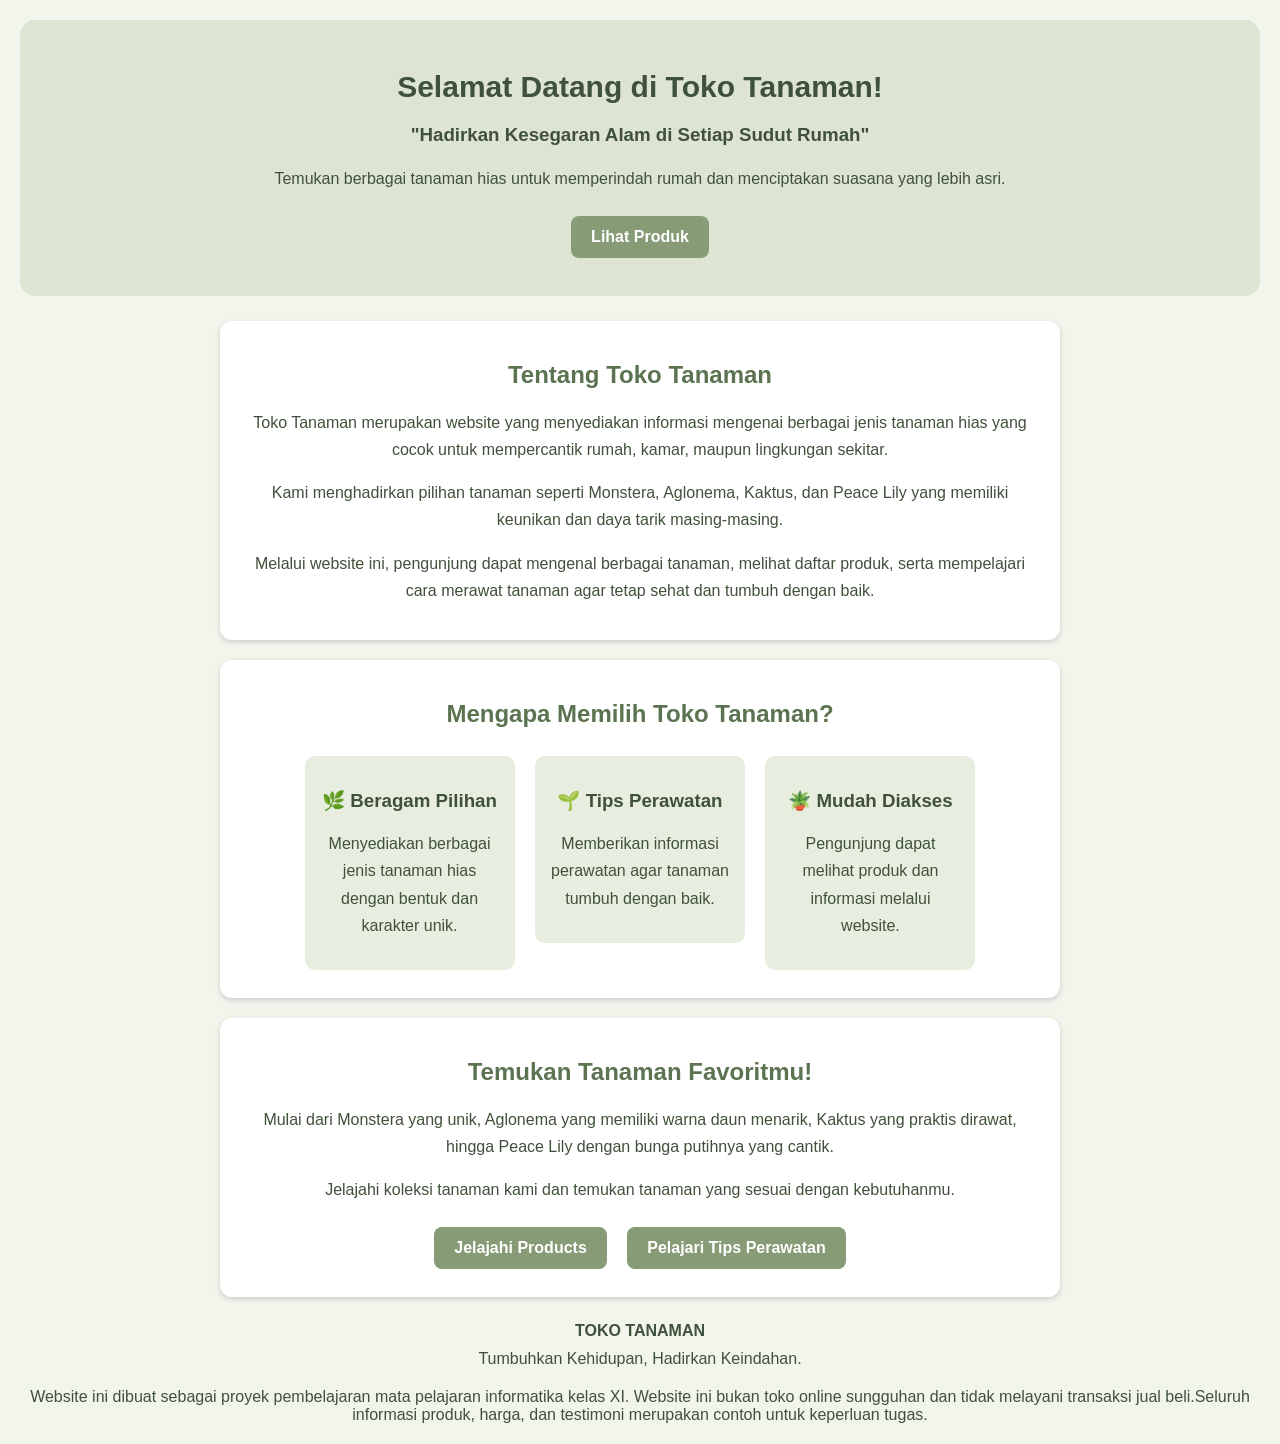
<file: Home.html>
<html>
<head>
    <title>Home - Toko Tanaman</title>

    <style>
        body {
            font-family: Arial, sans-serif;
            background-color: #F1F5EC;
            color: #40513B;
            text-align: center;
            margin: 0;
            padding: 20px;
        }
		

        .sambutan {
            background-color: #DDE5D2;
            padding: 30px 20px;
            border-radius: 15px;
            margin-bottom: 25px;
        }

        h1 {
            color: #40513B;
            font-size: 30px;
        }

        h2 {
            color: #5B7350;
        }

        p {
            line-height: 1.7;
        }

        .bagian {
            background-color: white;
            padding: 20px;
            margin: 20px auto;
            border-radius: 12px;
            max-width: 800px;
            box-shadow: 0 2px 5px #ccc;
        }

        .keunggulan {
            display: inline-block;
            background-color: #E8EEDF;
            padding: 15px;
            margin: 8px;
            width: 180px;
            border-radius: 10px;
            vertical-align: top;
        }

        a.tombol {
            display: inline-block;
            background-color: #879B76;
            color: white;
            text-decoration: none;
            padding: 12px 20px;
            margin: 8px;
            border-radius: 8px;
            font-weight: bold;
        }

        a.tombol:hover {
            background-color: #657A56;
        }
    </style>
</head>

<body>

    <!-- SAMBUTAN -->
    <div class="sambutan">
        <h1>Selamat Datang di Toko Tanaman!</h1>

        <h3>
            "Hadirkan Kesegaran Alam di Setiap Sudut Rumah"
        </h3>

        <p>
            Temukan berbagai tanaman hias untuk memperindah
            rumah dan menciptakan suasana yang lebih asri.
        </p>

        <a href="products2.html" target="konten"
           class="tombol">
            Lihat Produk
        </a>
    </div>


    <!-- TENTANG TOKO -->
    <div class="bagian">
        <h2>Tentang Toko Tanaman</h2>

        <p>
            Toko Tanaman merupakan website yang menyediakan
            informasi mengenai berbagai jenis tanaman hias
            yang cocok untuk mempercantik rumah, kamar,
            maupun lingkungan sekitar.
        </p>

        <p>
            Kami menghadirkan pilihan tanaman seperti
            Monstera, Aglonema, Kaktus, dan Peace Lily
            yang memiliki keunikan dan daya tarik masing-masing.
        </p>

        <p>
            Melalui website ini, pengunjung dapat mengenal
            berbagai tanaman, melihat daftar produk,
            serta mempelajari cara merawat tanaman
            agar tetap sehat dan tumbuh dengan baik.
        </p>
    </div>


    <!-- KEUNGGULAN -->
    <div class="bagian">
        <h2>Mengapa Memilih Toko Tanaman?</h2>

        <div class="keunggulan">
            <h3>🌿 Beragam Pilihan</h3>
            <p>
                Menyediakan berbagai jenis tanaman
                hias dengan bentuk dan karakter unik.
            </p>
        </div>

        <div class="keunggulan">
            <h3>🌱 Tips Perawatan</h3>
            <p>
                Memberikan informasi perawatan
                agar tanaman tumbuh dengan baik.
            </p>
        </div>

        <div class="keunggulan">
            <h3>🪴 Mudah Diakses</h3>
            <p>
                Pengunjung dapat melihat produk
                dan informasi melalui website.
            </p>
        </div>
    </div>


    <!-- TANAMAN PILIHAN -->
    <div class="bagian">
        <h2>Temukan Tanaman Favoritmu!</h2>

        <p>
            Mulai dari Monstera yang unik, Aglonema
            yang memiliki warna daun menarik, Kaktus
            yang praktis dirawat, hingga Peace Lily
            dengan bunga putihnya yang cantik.
        </p>

        <p>
            Jelajahi koleksi tanaman kami dan temukan
            tanaman yang sesuai dengan kebutuhanmu.
        </p>

        <a href="products2.html" target="konten"
           class="tombol">
            Jelajahi Products
        </a>

        <a href="Tips.html" target="konten"
           class="tombol">
            Pelajari Tips Perawatan
        </a>
    </div>

    <p>
        <b>TOKO TANAMAN</b><br>
        Tumbuhkan Kehidupan, Hadirkan Keindahan.
    </p>
    <div class="catatan-tugas">
	Website ini dibuat sebagai proyek pembelajaran mata pelajaran informatika kelas XI.
	Website ini bukan toko online sungguhan dan tidak melayani transaksi jual beli.Seluruh informasi produk, harga, dan testimoni 
	merupakan contoh untuk keperluan tugas.
	</div
</body>
</html>
</file>
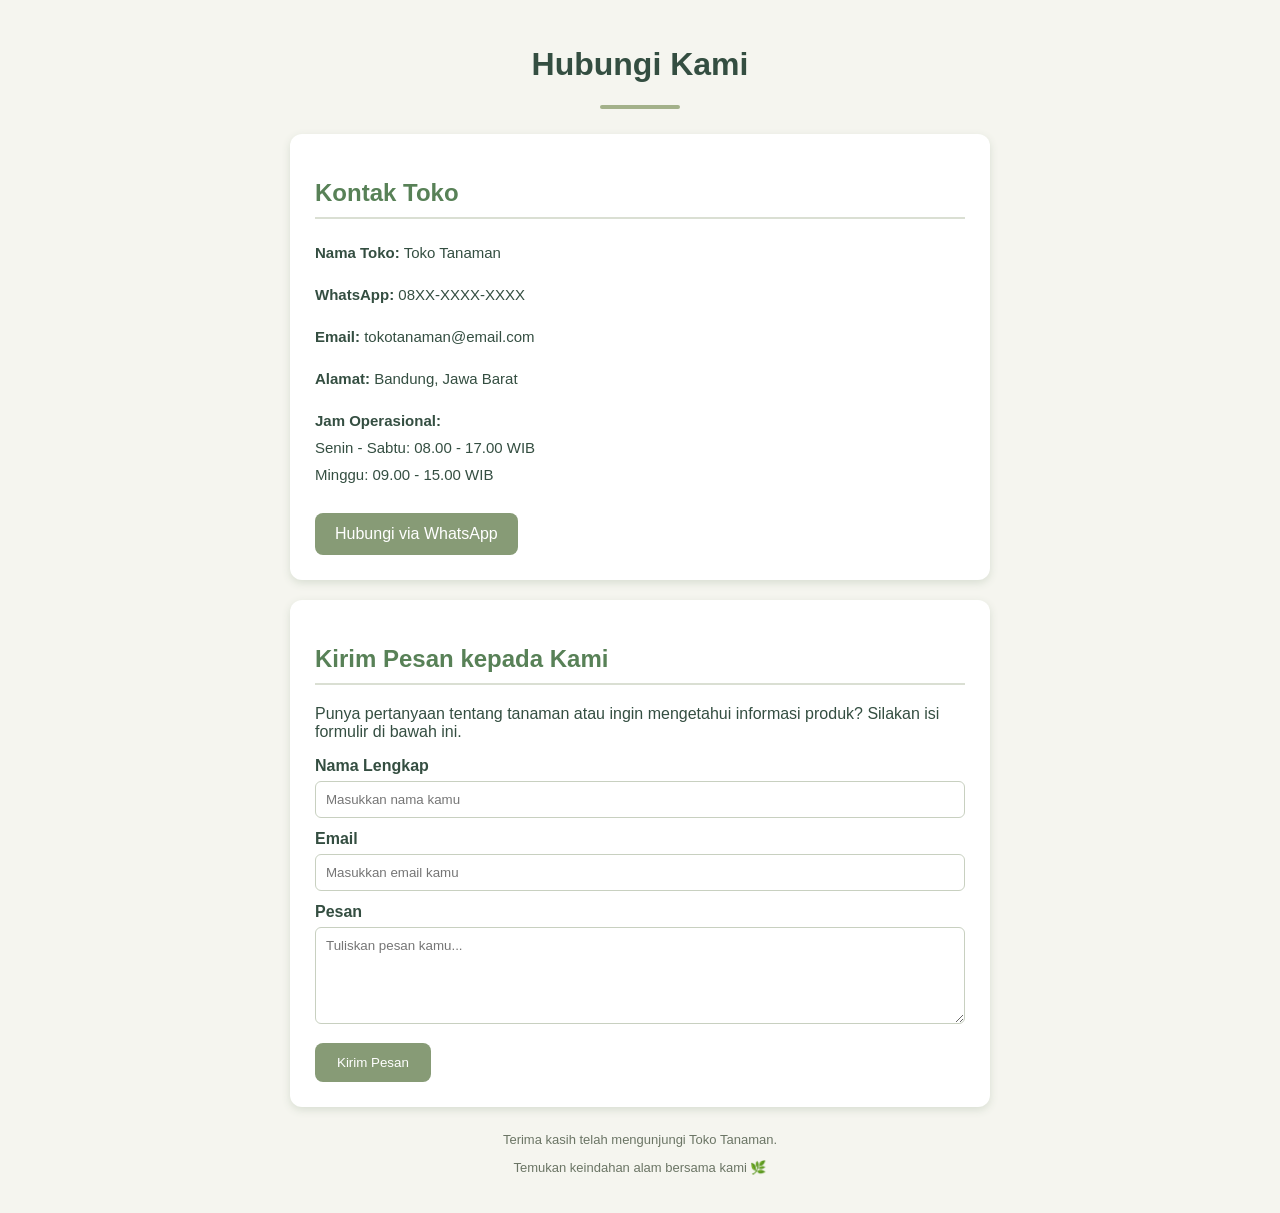
<file: Kontak (2).html>
<!DOCTYPE html>
<html>
<head>
    <title>Kontak - Toko Tanaman</title>

    <style>
        body {
            font-family: Arial, sans-serif;
            background-color: #F5F5EF;
            color: #344E41;
            margin: 0;
            padding: 25px;
        }

        h1 {
            text-align: center;
            color: #344E41;
        }

        .garis {
            width: 80px;
            height: 4px;
            background-color: #A3B18A;
            margin: 10px auto 25px;
            border-radius: 5px;
        }

        .container {
            max-width: 700px;
            margin: auto;
        }

        .card {
            background-color: white;
            padding: 25px;
            margin-bottom: 20px;
            border-radius: 12px;
            box-shadow: 0 3px 8px #D8DED2;
        }

        h2 {
            color: #588157;
            border-bottom: 2px solid #DADFD3;
            padding-bottom: 10px;
        }

        .info {
            line-height: 1.8;
            font-size: 15px;
        }

        .tombol {
            display: inline-block;
            background-color: #879B76;
            color: white;
            text-decoration: none;
            padding: 12px 20px;
            border-radius: 8px;
            margin-top: 10px;
        }

        .tombol:hover {
            background-color: #588157;
        }

        label {
            display: block;
            margin-top: 12px;
            font-weight: bold;
        }

        input, textarea {
            width: 100%;
            padding: 10px;
            margin-top: 6px;
            border: 1px solid #C8D0C0;
            border-radius: 6px;
            box-sizing: border-box;
            font-family: Arial, sans-serif;
        }

        button {
            background-color: #879B76;
            color: white;
            border: none;
            padding: 12px 22px;
            border-radius: 8px;
            margin-top: 15px;
            cursor: pointer;
        }

        button:hover {
            background-color: #588157;
        }

        .footer {
            text-align: center;
            color: #6B7565;
            font-size: 13px;
            margin-top: 25px;
        }
    </style>
</head>

<body>

<div class="container">

    <h1>Hubungi Kami</h1>
    <div class="garis"></div>

    <div class="card">
        <h2>Kontak Toko</h2>

        <div class="info">
            <p><b>Nama Toko:</b> Toko Tanaman</p>

            <p><b>WhatsApp:</b> 08XX-XXXX-XXXX</p>

            <p><b>Email:</b> tokotanaman@email.com</p>

            <p><b>Alamat:</b> Bandung, Jawa Barat</p>

            <p><b>Jam Operasional:</b><br>
            Senin - Sabtu: 08.00 - 17.00 WIB<br>
            Minggu: 09.00 - 15.00 WIB</p>
        </div>

        <a href="https://wa.me/6281234567890"
           class="tombol" target="_blank">
           Hubungi via WhatsApp
        </a>
    </div>

    <div class="card">
        <h2>Kirim Pesan kepada Kami</h2>

        <p>
            Punya pertanyaan tentang tanaman atau ingin
            mengetahui informasi produk? Silakan isi
            formulir di bawah ini.
        </p>

        <form onsubmit="alert('Terima kasih! Pesan kamu sudah dicatat sebagai contoh.'); return false;">

            <label>Nama Lengkap</label>
            <input type="text" placeholder="Masukkan nama kamu" required>

            <label>Email</label>
            <input type="email" placeholder="Masukkan email kamu" required>

            <label>Pesan</label>
            <textarea rows="5" placeholder="Tuliskan pesan kamu..." required></textarea>

            <button type="submit">Kirim Pesan</button>

        </form>
    </div>

    <div class="footer">
        <p>Terima kasih telah mengunjungi Toko Tanaman.</p>
        <p>Temukan keindahan alam bersama kami 🌿</p>
    </div>

</div>

</body>
</html>
</file>
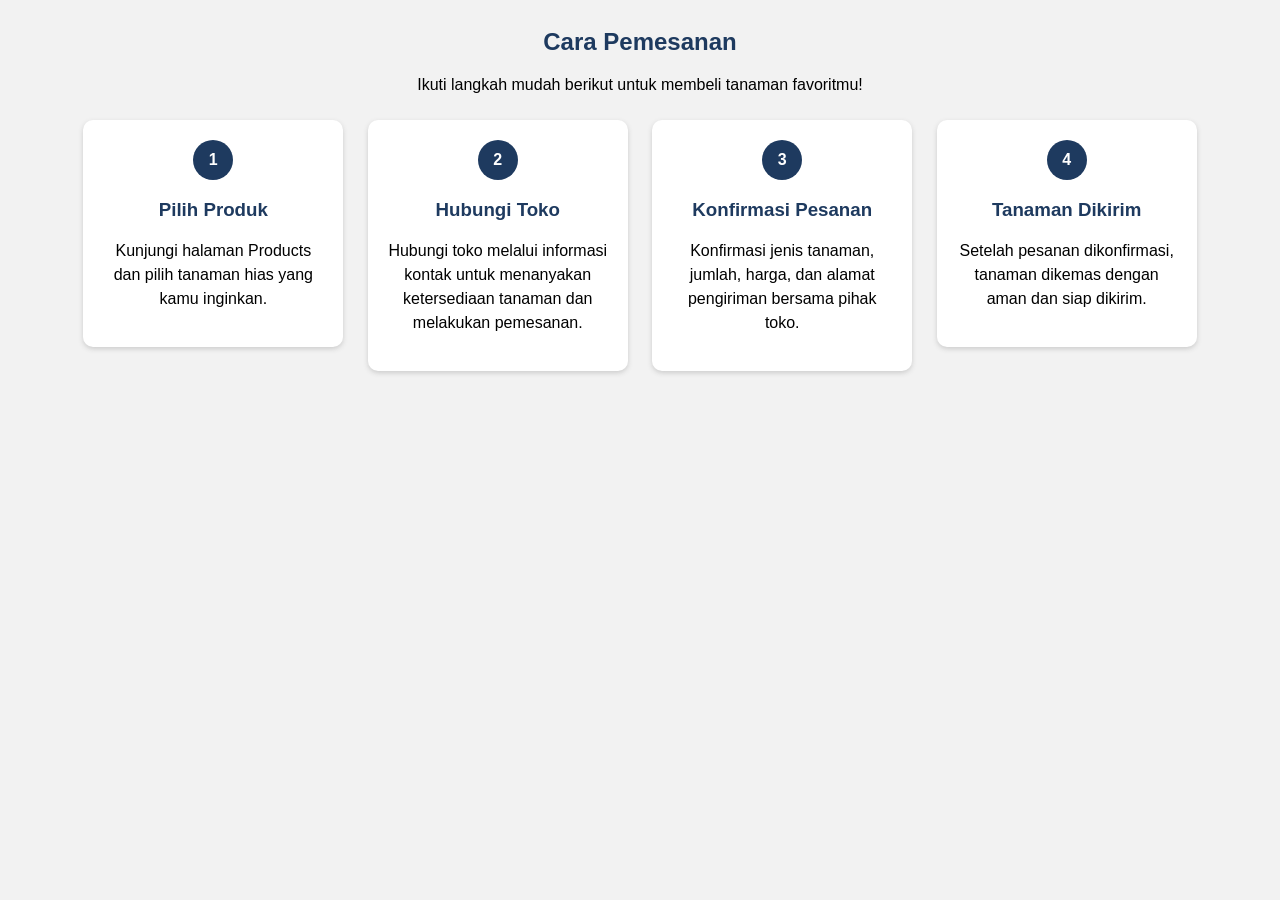
<file: Pemesanan.html>
<html>
<head>
    <title>Cara Pemesanan - Toko Tanaman</title>

    <style>
        body {
            font-family: Arial, sans-serif;
            background-color: #f2f2f2;
            text-align: center;
            padding: 20px;
        }

        h2 {
            color: #1e3a5f;
        }

        .langkah {
            display: inline-block;
            background-color: white;
            width: 220px;
            margin: 10px;
            padding: 20px;
            border-radius: 10px;
            vertical-align: top;
            box-shadow: 0 2px 5px #ccc;
        }

        .nomor {
            background-color: #1e3a5f;
            color: white;
            width: 40px;
            height: 40px;
            line-height: 40px;
            border-radius: 50%;
            margin: auto;
            font-weight: bold;
        }

        .langkah h3 {
            color: #1e3a5f;
        }

        .langkah p {
            line-height: 1.5;
        }
    </style>
</head>

<body>

    <h2>Cara Pemesanan</h2>
    <p>Ikuti langkah mudah berikut untuk membeli tanaman favoritmu!</p>

    <!-- LANGKAH 1 -->
    <div class="langkah">
        <div class="nomor">1</div>
        <h3>Pilih Produk</h3>
        <p>
            Kunjungi halaman Products dan pilih
            tanaman hias yang kamu inginkan.
        </p>
    </div>

    <!-- LANGKAH 2 -->
    <div class="langkah">
        <div class="nomor">2</div>
        <h3>Hubungi Toko</h3>
        <p>
            Hubungi toko melalui informasi
            kontak untuk menanyakan ketersediaan
            tanaman dan melakukan pemesanan.
        </p>
    </div>

    <!-- LANGKAH 3 -->
    <div class="langkah">
        <div class="nomor">3</div>
        <h3>Konfirmasi Pesanan</h3>
        <p>
            Konfirmasi jenis tanaman, jumlah,
            harga, dan alamat pengiriman
            bersama pihak toko.
        </p>
    </div>

    <!-- LANGKAH 4 -->
    <div class="langkah">
        <div class="nomor">4</div>
        <h3>Tanaman Dikirim</h3>
        <p>
            Setelah pesanan dikonfirmasi,
            tanaman dikemas dengan aman
            dan siap dikirim.
        </p>
    </div>

</body>
</html>
</file>
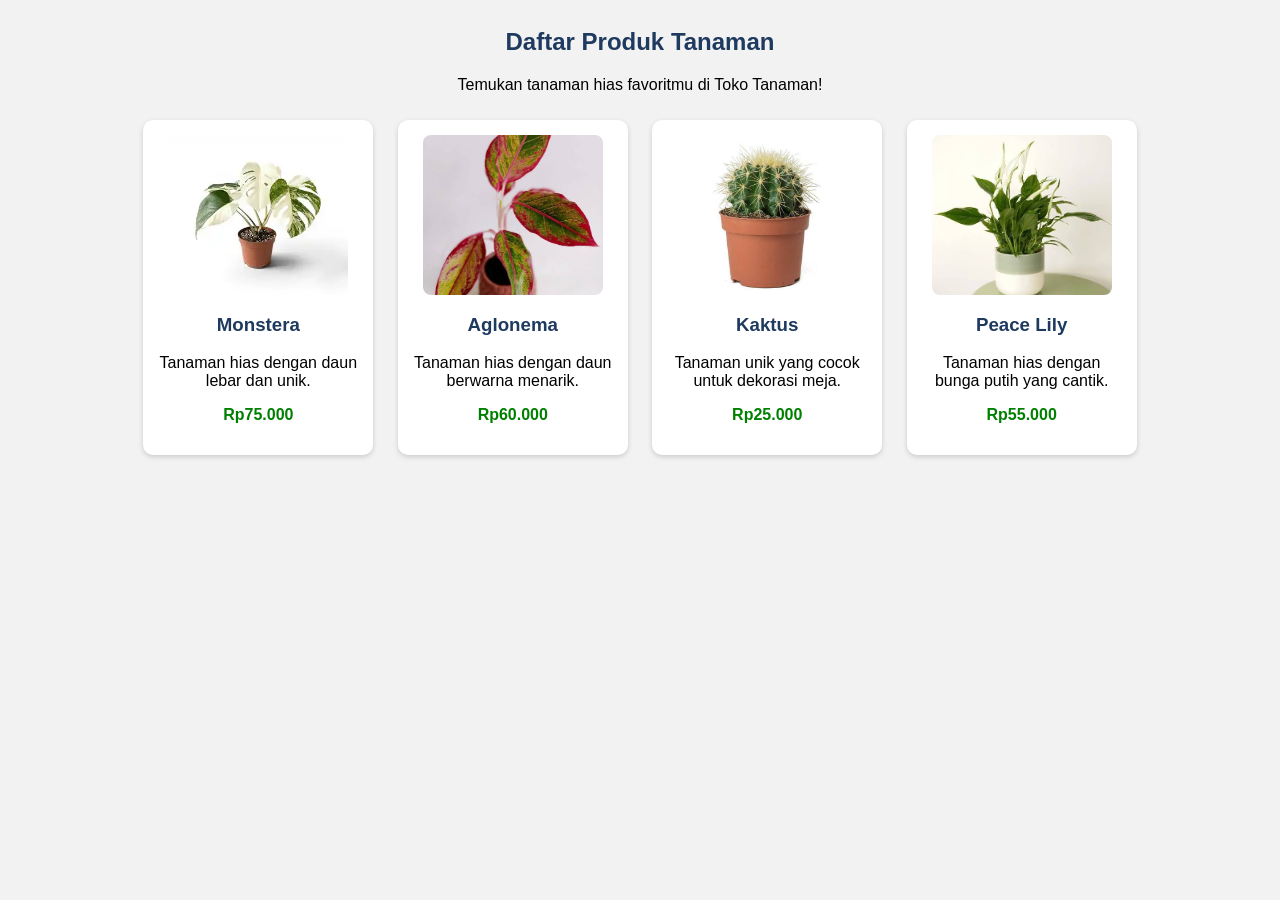
<file: products2.html>
<html>
<head>
    <title>Products - Toko Tanaman</title>

    <style>
        body {
            font-family: Arial, sans-serif;
            background-color: #f2f2f2;
            text-align: center;
            padding: 20px;
        }

        h2 {
            color: #1e3a5f;
        }

        .produk {
            display: inline-block;
            background-color: white;
            width: 200px;
            margin: 10px;
            padding: 15px;
            border-radius: 10px;
            vertical-align: top;
            box-shadow: 0 2px 5px #ccc;
        }

        .produk img {
            width: 180px;
            height: 160px;
            object-fit: cover;
            border-radius: 8px;
        }

        .produk h3 {
            color: #1e3a5f;
        }

        .harga {
            color: green;
            font-weight: bold;
        }
    </style>
</head>

<body>

    <h2>Daftar Produk Tanaman</h2>
    <p>Temukan tanaman hias favoritmu di Toko Tanaman!</p>

    <!-- PRODUK 1 -->
    <div class="produk">
        <img src="gambar/monstera.jpg" alt="Monstera">

        <h3>Monstera</h3>
        <p>Tanaman hias dengan daun lebar dan unik.</p>
        <p class="harga">Rp75.000</p>
    </div>

    <!-- PRODUK 2 -->
    <div class="produk">
        <img src="gambar/aglonema.jpg" alt="Aglonema">

        <h3>Aglonema</h3>
        <p>Tanaman hias dengan daun berwarna menarik.</p>
        <p class="harga">Rp60.000</p>
    </div>

    <!-- PRODUK 3 -->
    <div class="produk">
        <img src="gambar/kaktus.jpg" alt="Kaktus">

        <h3>Kaktus</h3>
        <p>Tanaman unik yang cocok untuk dekorasi meja.</p>
        <p class="harga">Rp25.000</p>
    </div>

    <!-- PRODUK 4 -->
    <div class="produk">
        <img src="gambar/peace-lily.jpg" alt="Peace Lily">

        <h3>Peace Lily</h3>
        <p>Tanaman hias dengan bunga putih yang cantik.</p>
        <p class="harga">Rp55.000</p>
    </div>

</body>
</html>
</file>
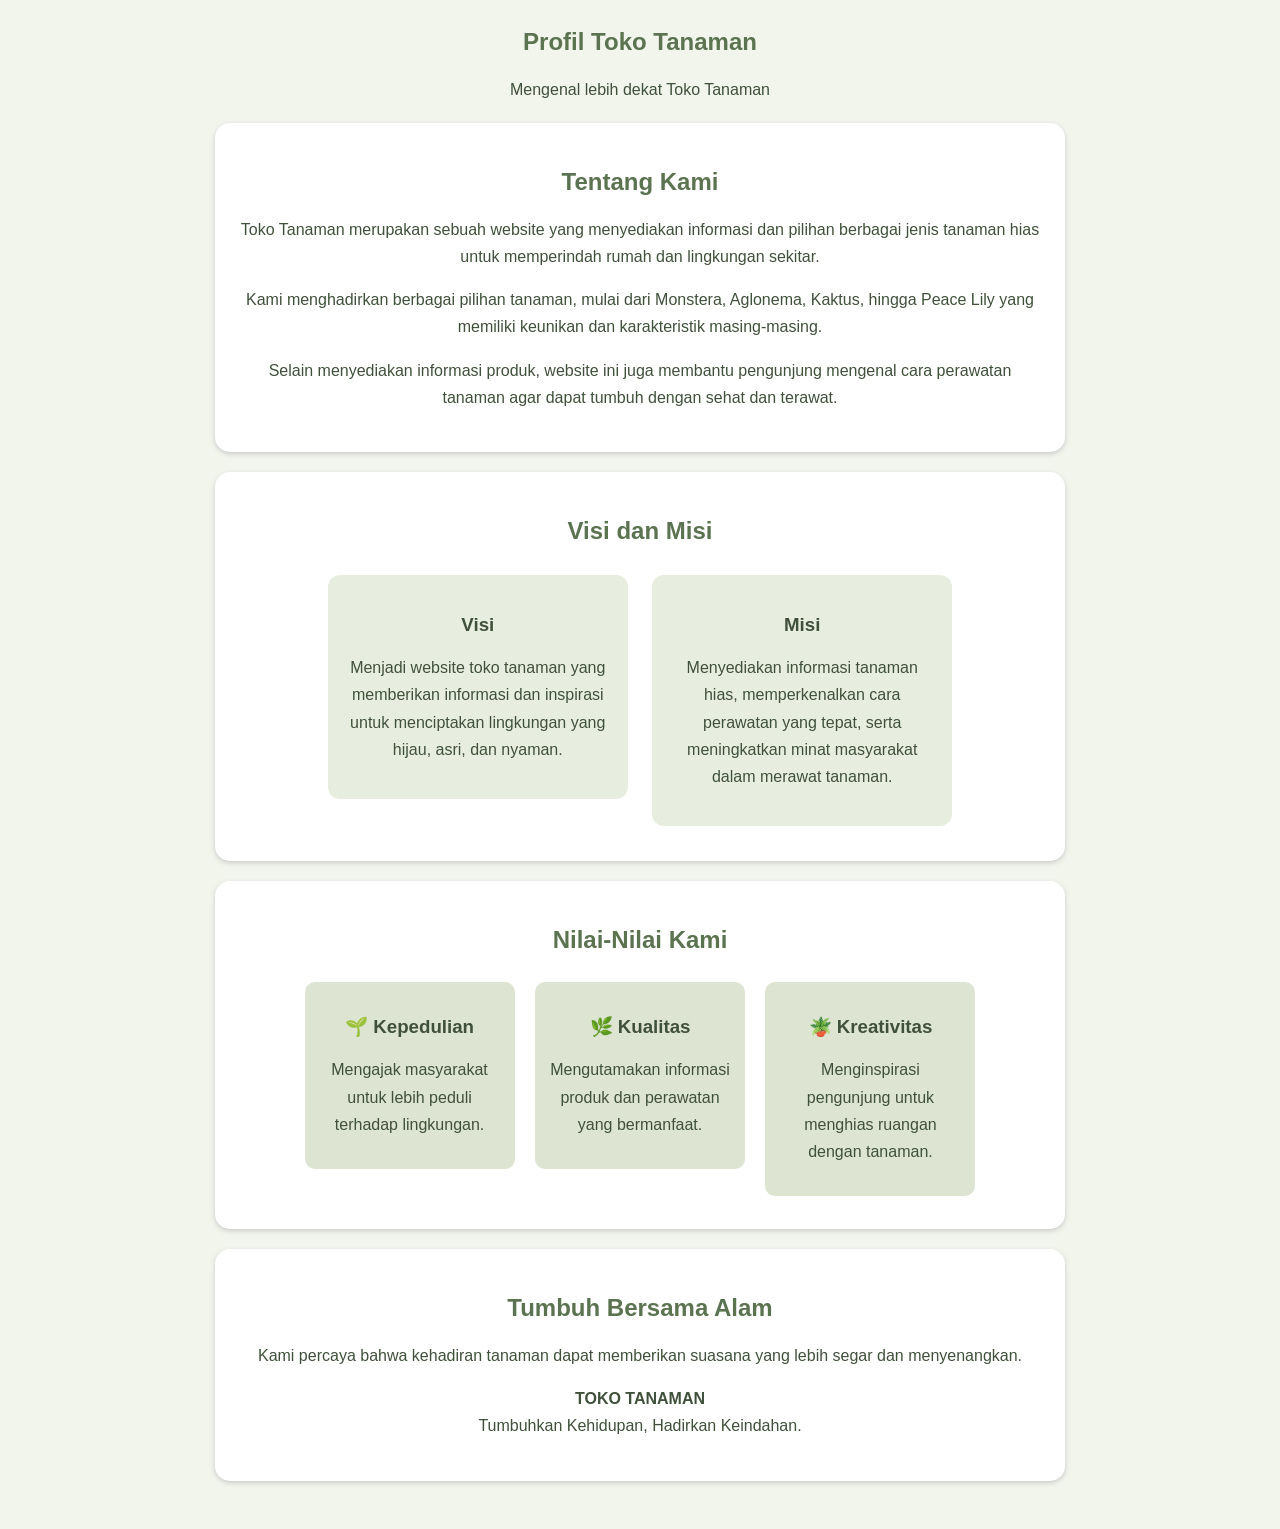
<file: Profil.html>
<html>
<head>
    <title>Profil - Toko Tanaman</title>

    <style>
        body {
            font-family: Arial, sans-serif;
            background-color: #F1F5EC;
            color: #40513B;
            text-align: center;
            padding: 20px;
        }

        h2 {
            color: #5B7350;
        }

        .profil {
            background-color: white;
            padding: 25px;
            margin: 20px auto;
            max-width: 800px;
            border-radius: 15px;
            box-shadow: 0 2px 5px #ccc;
        }

        .visi-misi {
            display: inline-block;
            background-color: #E8EEDF;
            width: 260px;
            padding: 20px;
            margin: 10px;
            border-radius: 12px;
            vertical-align: top;
        }

        .nilai {
            display: inline-block;
            background-color: #DDE5D2;
            padding: 15px;
            margin: 8px;
            width: 180px;
            border-radius: 10px;
            vertical-align: top;
        }

        p {
            line-height: 1.7;
        }
    </style>
</head>

<body>

    <h2>Profil Toko Tanaman</h2>
    <p>Mengenal lebih dekat Toko Tanaman</p>

    <!-- TENTANG KAMI -->
    <div class="profil">
        <h2>Tentang Kami</h2>

        <p>
            Toko Tanaman merupakan sebuah website yang
            menyediakan informasi dan pilihan berbagai
            jenis tanaman hias untuk memperindah rumah
            dan lingkungan sekitar.
        </p>

        <p>
            Kami menghadirkan berbagai pilihan tanaman,
            mulai dari Monstera, Aglonema, Kaktus,
            hingga Peace Lily yang memiliki keunikan
            dan karakteristik masing-masing.
        </p>

        <p>
            Selain menyediakan informasi produk,
            website ini juga membantu pengunjung
            mengenal cara perawatan tanaman agar
            dapat tumbuh dengan sehat dan terawat.
        </p>
    </div>

    <!-- VISI DAN MISI -->
    <div class="profil">
        <h2>Visi dan Misi</h2>

        <div class="visi-misi">
            <h3>Visi</h3>
            <p>
                Menjadi website toko tanaman yang
                memberikan informasi dan inspirasi
                untuk menciptakan lingkungan
                yang hijau, asri, dan nyaman.
            </p>
        </div>

        <div class="visi-misi">
            <h3>Misi</h3>
            <p>
                Menyediakan informasi tanaman hias,
                memperkenalkan cara perawatan yang
                tepat, serta meningkatkan minat
                masyarakat dalam merawat tanaman.
            </p>
        </div>
    </div>

    <!-- NILAI TOKO -->
    <div class="profil">
        <h2>Nilai-Nilai Kami</h2>

        <div class="nilai">
            <h3>🌱 Kepedulian</h3>
            <p>
                Mengajak masyarakat untuk
                lebih peduli terhadap lingkungan.
            </p>
        </div>

        <div class="nilai">
            <h3>🌿 Kualitas</h3>
            <p>
                Mengutamakan informasi produk
                dan perawatan yang bermanfaat.
            </p>
        </div>

        <div class="nilai">
            <h3>🪴 Kreativitas</h3>
            <p>
                Menginspirasi pengunjung untuk
                menghias ruangan dengan tanaman.
            </p>
        </div>
    </div>

    <div class="profil">
        <h2>Tumbuh Bersama Alam</h2>

        <p>
            Kami percaya bahwa kehadiran tanaman
            dapat memberikan suasana yang lebih
            segar dan menyenangkan.
        </p>

        <p>
            <b>TOKO TANAMAN</b><br>
            Tumbuhkan Kehidupan, Hadirkan Keindahan.
        </p>
    </div>

</body>
</html>
</file>
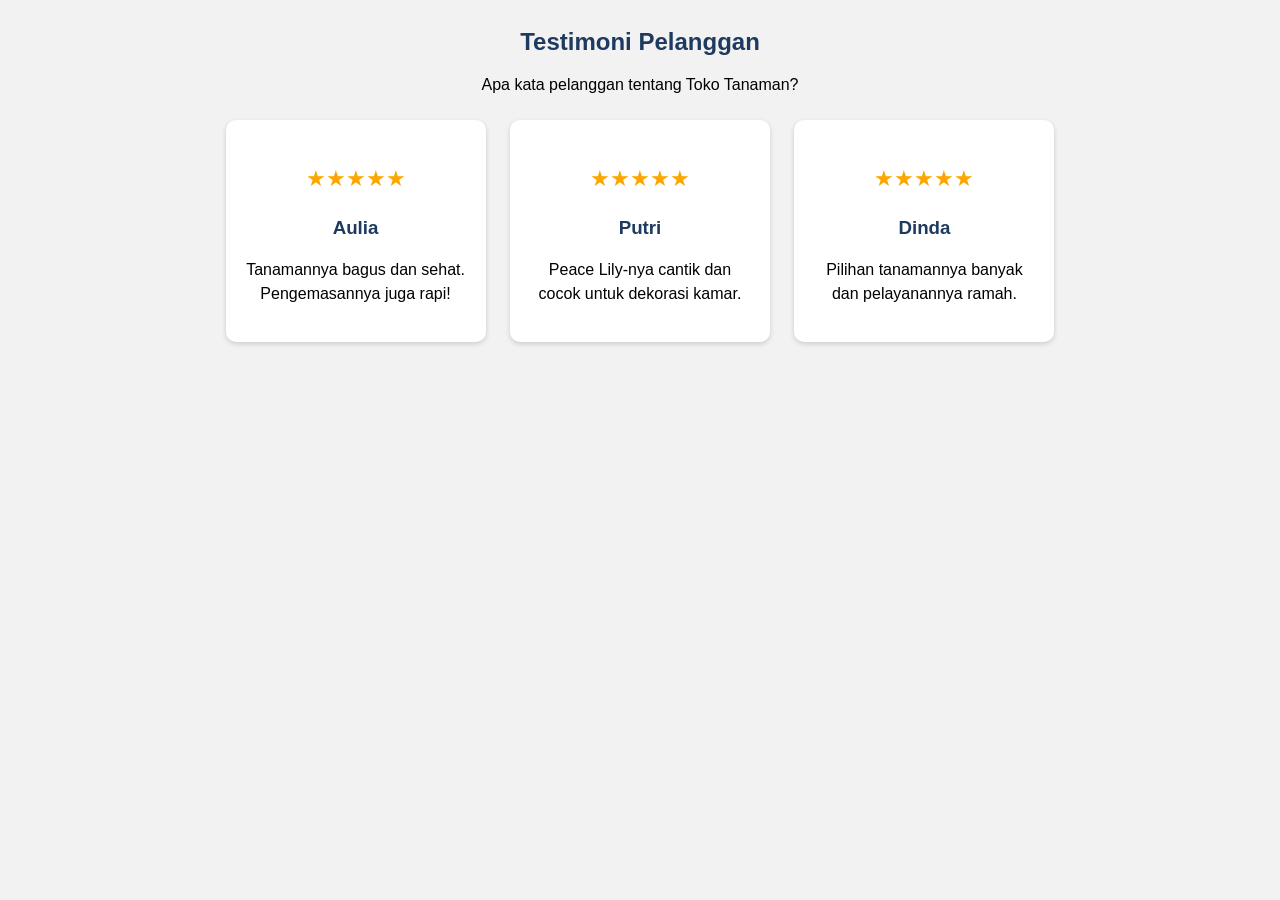
<file: Testimoni.html>
<html>
<head>
    <title>Testimoni - Toko Tanaman</title>

    <style>
        body {
            font-family: Arial, sans-serif;
            background-color: #f2f2f2;
            text-align: center;
            padding: 20px;
        }

        h2 {
            color: #1e3a5f;
        }

        .testimoni {
            display: inline-block;
            background-color: white;
            width: 220px;
            margin: 10px;
            padding: 20px;
            border-radius: 10px;
            vertical-align: top;
            box-shadow: 0 2px 5px #ccc;
        }

        .testimoni h3 {
            color: #1e3a5f;
        }

        .bintang {
            color: orange;
            font-size: 22px;
        }

        .testimoni p {
            line-height: 1.5;
        }
    </style>
</head>

<body>

    <h2>Testimoni Pelanggan</h2>
    <p>Apa kata pelanggan tentang Toko Tanaman?</p>

    <!-- TESTIMONI 1 -->
    <div class="testimoni">
        <p class="bintang">★★★★★</p>
        <h3>Aulia</h3>
        <p>
            Tanamannya bagus dan sehat.
            Pengemasannya juga rapi!
        </p>
    </div>

    <!-- TESTIMONI 2 -->
    <div class="testimoni">
        <p class="bintang">★★★★★</p>
        <h3>Putri</h3>
        <p>
            Peace Lily-nya cantik dan cocok
            untuk dekorasi kamar.
        </p>
    </div>

    <!-- TESTIMONI 3 -->
    <div class="testimoni">
        <p class="bintang">★★★★★</p>
        <h3>Dinda</h3>
        <p>
            Pilihan tanamannya banyak
            dan pelayanannya ramah.
        </p>
    </div>

</body>
</html>
</file>
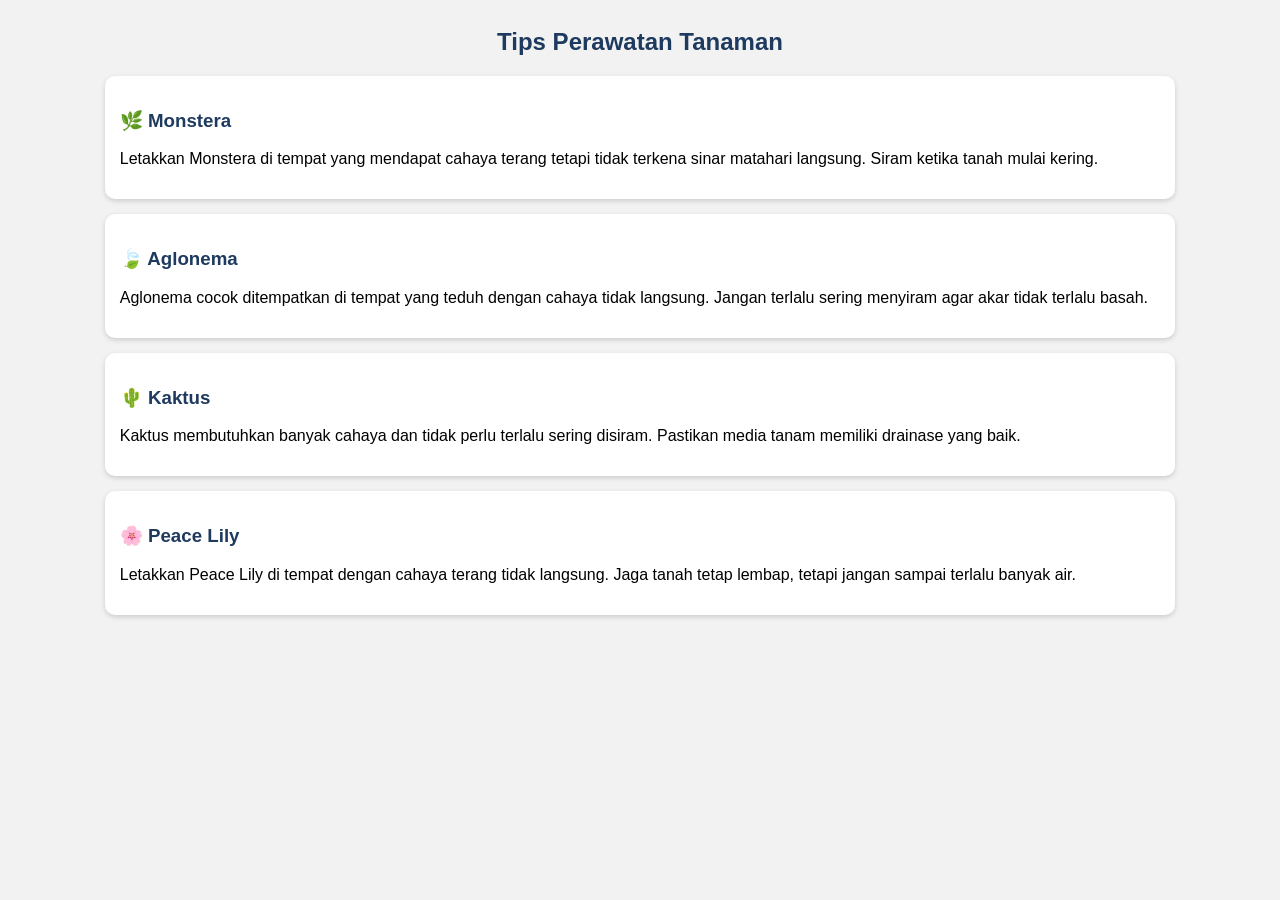
<file: Tips.html>
<html>
<head>
    <title>Tips Perawatan - Toko Tanaman</title>

    <style>
        body {
            font-family: Arial, sans-serif;
            background-color: #f2f2f2;
            padding: 20px;
        }

        h2 {
            text-align: center;
            color: #1e3a5f;
        }

        .tips {
            background-color: white;
            margin: 15px auto;
            padding: 15px;
            width: 85%;
            border-radius: 10px;
            box-shadow: 0 2px 5px #ccc;
        }

        .tips h3 {
            color: #1e3a5f;
        }
    </style>
</head>

<body>

    <h2>Tips Perawatan Tanaman</h2>

    <div class="tips">
        <h3>🌿 Monstera</h3>
        <p>
            Letakkan Monstera di tempat yang mendapat cahaya
            terang tetapi tidak terkena sinar matahari langsung.
            Siram ketika tanah mulai kering.
        </p>
    </div>

    <div class="tips">
        <h3>🍃 Aglonema</h3>
        <p>
            Aglonema cocok ditempatkan di tempat yang teduh
            dengan cahaya tidak langsung. Jangan terlalu sering
            menyiram agar akar tidak terlalu basah.
        </p>
    </div>

    <div class="tips">
        <h3>🌵 Kaktus</h3>
        <p>
            Kaktus membutuhkan banyak cahaya dan tidak perlu
            terlalu sering disiram. Pastikan media tanam memiliki
            drainase yang baik.
        </p>
    </div>

    <div class="tips">
        <h3>🌸 Peace Lily</h3>
        <p>
            Letakkan Peace Lily di tempat dengan cahaya terang
            tidak langsung. Jaga tanah tetap lembap, tetapi
            jangan sampai terlalu banyak air.
        </p>
    </div>

</body>
</html>
</file>
